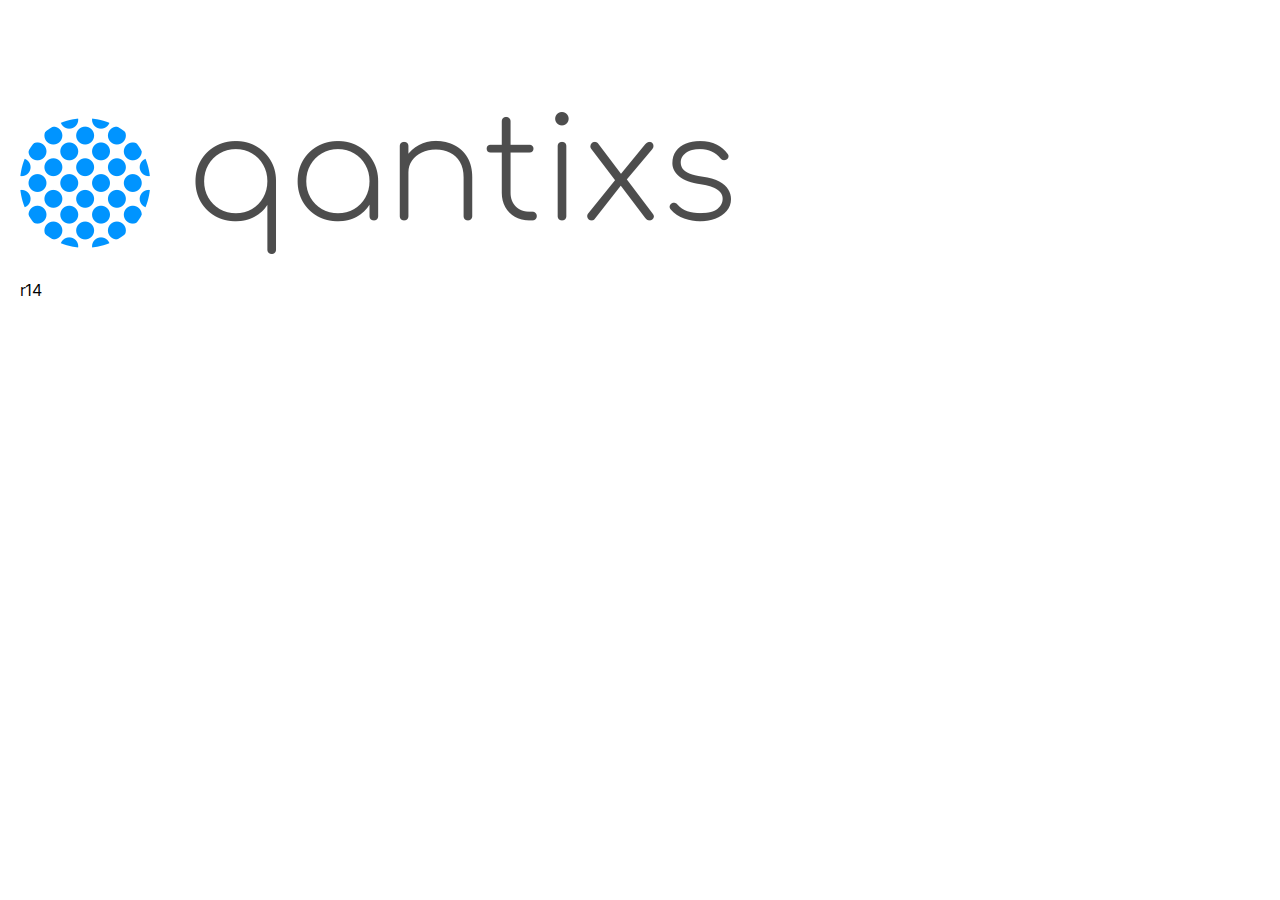
<file: index.html>
<!DOCTYPE html>
<html>
  <head>
    <title>qantixs</title>
    <meta name="viewport" content="width=device-width,initial-scale=1">
    <meta name="csrf-param" content="authenticity_token" />
<meta name="csrf-token" content="N2dDe35FuUzzQi2dzr0lCpxH_5shgpQKA-8wisASWzoF7MvPW_Bvkp9jMOyfryoTVBjczxuEE-oNr5j8c8TYuw" />
    
    <link rel="stylesheet" href="/assets/tailwind-e939028186df1b79a1f87b3c15ca0aef923068d25fb4cf118704bd3843b25900.css" data-turbo-track="reload" />
<link rel="stylesheet" href="/assets/inter-font-8c3e82affb176f4bca9616b838d906343d1251adc8408efe02cf2b1e4fcf2bc4.css" data-turbo-track="reload" />
    <link rel="stylesheet" href="/assets/application-fe440406e54bdd95ec9046fd7f7b3f6803f9748857226012c8213a74c8350ae1.css" data-turbo-track="reload" />
    <script type="importmap" data-turbo-track="reload">{
  "imports": {
    "application": "/assets/application-37f365cbecf1fa2810a8303f4b6571676fa1f9c56c248528bc14ddb857531b95.js",
    "@hotwired/turbo-rails": "/assets/turbo.min-918a6cf2f2be8ed9555c9a11eee69c7dc2f01770802815576efc931876b327fb.js",
    "@hotwired/stimulus": "/assets/stimulus.min-dd364f16ec9504dfb72672295637a1c8838773b01c0b441bd41008124c407894.js",
    "@hotwired/stimulus-loading": "/assets/stimulus-loading-3576ce92b149ad5d6959438c6f291e2426c86df3b874c525b30faad51b0d96b3.js",
    "controllers/application": "/assets/controllers/application-368d98631bccbf2349e0d4f8269afb3fe9625118341966de054759d96ea86c7e.js",
    "controllers/hello_controller": "/assets/controllers/hello_controller-549135e8e7c683a538c3d6d517339ba470fcfb79d62f738a0a089ba41851a554.js",
    "controllers": "/assets/controllers/index-2db729dddcc5b979110e98de4b6720f83f91a123172e87281d5a58410fc43806.js"
  }
}</script>
<link rel="modulepreload" href="/assets/application-37f365cbecf1fa2810a8303f4b6571676fa1f9c56c248528bc14ddb857531b95.js">
<link rel="modulepreload" href="/assets/turbo.min-918a6cf2f2be8ed9555c9a11eee69c7dc2f01770802815576efc931876b327fb.js">
<link rel="modulepreload" href="/assets/stimulus.min-dd364f16ec9504dfb72672295637a1c8838773b01c0b441bd41008124c407894.js">
<link rel="modulepreload" href="/assets/stimulus-loading-3576ce92b149ad5d6959438c6f291e2426c86df3b874c525b30faad51b0d96b3.js">
<link rel="modulepreload" href="/assets/controllers/application-368d98631bccbf2349e0d4f8269afb3fe9625118341966de054759d96ea86c7e.js">
<link rel="modulepreload" href="/assets/controllers/hello_controller-549135e8e7c683a538c3d6d517339ba470fcfb79d62f738a0a089ba41851a554.js">
<link rel="modulepreload" href="/assets/controllers/index-2db729dddcc5b979110e98de4b6720f83f91a123172e87281d5a58410fc43806.js">
<script type="module">import "application"</script>
    <link rel="preconnect" href="https://fonts.googleapis.com">
    <link rel="preconnect" href="https://fonts.gstatic.com" crossorigin>
    <link href="https://fonts.googleapis.com/css2?family=Comfortaa:wght@300..700&display=swap" rel="stylesheet">
    <style>
      .qantixs-logo {
        font-family: "Comfortaa", sans-serif;
        font-optical-sizing: auto;
        font-weight: 300;
        font-style: normal;
      }
    </style>
  </head>

  <body>
    <main class="container mx-auto mt-28 px-5 ">
      <div class="flex flex-row">
  <img src="/assets/qantixs_logo_q6_name_lg-b9292ed32cfa029ecb57c09fa598525c8ac8a937e8d736b53b760c00b6a1f8d5.png" />
</div>

      <br>
      <p>r14</p>
    </main>
  </body>
</html>
</file>
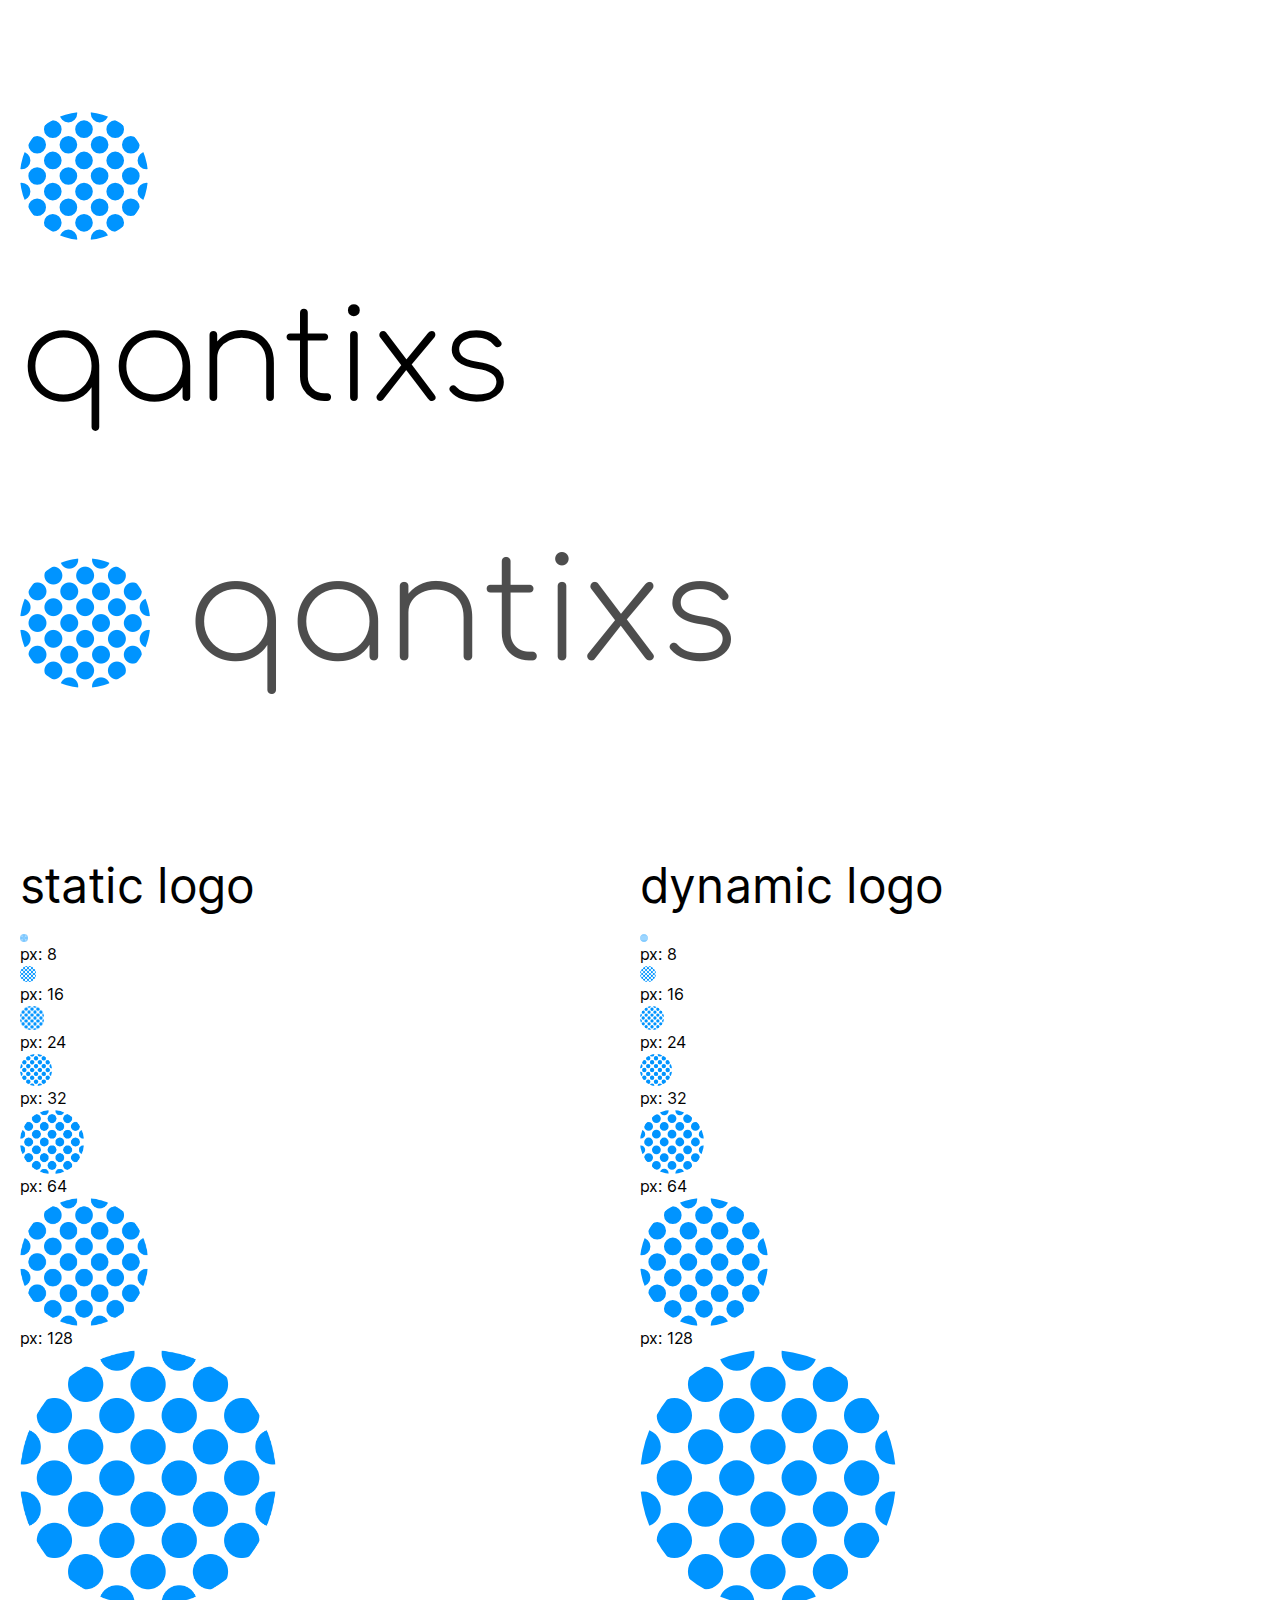
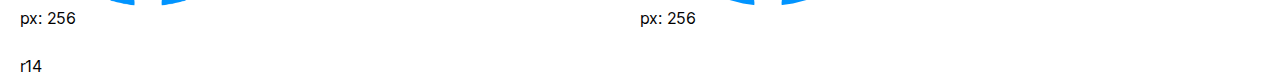
<file: logos.html>
<!DOCTYPE html>
<html>
  <head>
    <title>qantixs</title>
    <meta name="viewport" content="width=device-width,initial-scale=1">
    <meta name="csrf-param" content="authenticity_token" />
<meta name="csrf-token" content="5gPutQ7Hdqxjpm_p_77BCUc4vJyFcX02maJI4bElRSzUiGYBK3Kgcg-HcpiurM4Qj2efyL93-taX4uCXAvPGrQ" />
    
    <link rel="stylesheet" href="/assets/tailwind-e939028186df1b79a1f87b3c15ca0aef923068d25fb4cf118704bd3843b25900.css" data-turbo-track="reload" />
<link rel="stylesheet" href="/assets/inter-font-8c3e82affb176f4bca9616b838d906343d1251adc8408efe02cf2b1e4fcf2bc4.css" data-turbo-track="reload" />
    <link rel="stylesheet" href="/assets/application-fe440406e54bdd95ec9046fd7f7b3f6803f9748857226012c8213a74c8350ae1.css" data-turbo-track="reload" />
    <script type="importmap" data-turbo-track="reload">{
  "imports": {
    "application": "/assets/application-37f365cbecf1fa2810a8303f4b6571676fa1f9c56c248528bc14ddb857531b95.js",
    "@hotwired/turbo-rails": "/assets/turbo.min-918a6cf2f2be8ed9555c9a11eee69c7dc2f01770802815576efc931876b327fb.js",
    "@hotwired/stimulus": "/assets/stimulus.min-dd364f16ec9504dfb72672295637a1c8838773b01c0b441bd41008124c407894.js",
    "@hotwired/stimulus-loading": "/assets/stimulus-loading-3576ce92b149ad5d6959438c6f291e2426c86df3b874c525b30faad51b0d96b3.js",
    "controllers/application": "/assets/controllers/application-368d98631bccbf2349e0d4f8269afb3fe9625118341966de054759d96ea86c7e.js",
    "controllers/hello_controller": "/assets/controllers/hello_controller-549135e8e7c683a538c3d6d517339ba470fcfb79d62f738a0a089ba41851a554.js",
    "controllers": "/assets/controllers/index-2db729dddcc5b979110e98de4b6720f83f91a123172e87281d5a58410fc43806.js"
  }
}</script>
<link rel="modulepreload" href="/assets/application-37f365cbecf1fa2810a8303f4b6571676fa1f9c56c248528bc14ddb857531b95.js">
<link rel="modulepreload" href="/assets/turbo.min-918a6cf2f2be8ed9555c9a11eee69c7dc2f01770802815576efc931876b327fb.js">
<link rel="modulepreload" href="/assets/stimulus.min-dd364f16ec9504dfb72672295637a1c8838773b01c0b441bd41008124c407894.js">
<link rel="modulepreload" href="/assets/stimulus-loading-3576ce92b149ad5d6959438c6f291e2426c86df3b874c525b30faad51b0d96b3.js">
<link rel="modulepreload" href="/assets/controllers/application-368d98631bccbf2349e0d4f8269afb3fe9625118341966de054759d96ea86c7e.js">
<link rel="modulepreload" href="/assets/controllers/hello_controller-549135e8e7c683a538c3d6d517339ba470fcfb79d62f738a0a089ba41851a554.js">
<link rel="modulepreload" href="/assets/controllers/index-2db729dddcc5b979110e98de4b6720f83f91a123172e87281d5a58410fc43806.js">
<script type="module">import "application"</script>
    <link rel="preconnect" href="https://fonts.googleapis.com">
    <link rel="preconnect" href="https://fonts.gstatic.com" crossorigin>
    <link href="https://fonts.googleapis.com/css2?family=Comfortaa:wght@300..700&display=swap" rel="stylesheet">
    <style>
      .qantixs-logo {
        font-family: "Comfortaa", sans-serif;
        font-optical-sizing: auto;
        font-weight: 300;
        font-style: normal;
      }
    </style>
  </head>

  <body>
    <main class="container mx-auto mt-28 px-5 ">
      <script>
window.onload = function(){
  registerQantixsLogo("qantixs_logo_8");
  registerQantixsLogo("qantixs_logo_16");
  registerQantixsLogo("qantixs_logo_24");
  registerQantixsLogo("qantixs_logo_32");
  registerQantixsLogo("qantixs_logo_64");
  registerQantixsLogo("qantixs_logo_128");
  registerQantixsLogo("qantixs_logo_128_n1");
  registerQantixsLogo("qantixs_logo_256");
}

function registerQantixsLogo(id) {
  console.log("registerQantixsLogo:", id);
  var canvas = document.getElementById(id);
  var ctx = canvas.getContext("2d");

  canvas.addEventListener("mousemove", (e) => {
    //console.log("mousemove: ", id, e.offsetX, e.offsetY);
    drawQantixsLogo(ctx, canvas.height, canvas.width, e.offsetX, e.offsetY);
  });

  drawQantixsLogo(ctx, canvas.height, canvas.width, -1, -1);
  resetQantixsLogoTimer(id, ctx, canvas.height, canvas.width);
}

function resetQantixsLogoTimer(id, ctx, h, w){
  var timer = setInterval(function() {
     //console.log("timer:", id);
    drawQantixsLogo(ctx, h, w);
  }, 2000);
}

function drawQantixsLogo(ctx, cH, cW, mX, mY) {
  const logoSize = Math.min(cH, cW);
  const logoSizeHalf = logoSize / 2.0;
  const radius = 2 * logoSize / 29.0;
  const diameter = 2.0 * radius;
  const spacing = radius / 2.0;
  const startAngle = 0;
  const endAngle = 2 * Math.PI;
  const ballCnt = 6;
  const maskSize = Math.sqrt(2) * logoSize;
  const sin_pi_4 = Math.sin(Math.PI / 4.0);
  const cos_pi_4 = Math.cos(Math.PI / 4.0);
  //console.log("logoSize:", logoSize, "radius:", radius, "spacing:", spacing, "mX:", mX, "mY:", mY);

  ctx.beginPath();
  ctx.lineWidth = 1;
  ctx.fillStyle = "#ffffff";
  ctx.rect(0, 0, logoSize, logoSize);
  ctx.fill();

  for (let col = 0; col < ballCnt; col++) {
    for (let row = 0; row < ballCnt; row++) {
      var circle = new Path2D();
      var x = radius + spacing * col + diameter * col;
      var y = radius + spacing * row + diameter * row;

      // vec_r´ = Translate_Inverse o Rotation o Translate(vec_r)
      // Translate
      x = x - logoSizeHalf;
      y = y - logoSizeHalf;

      // Rotate
      var xx = x * cos_pi_4 + y * sin_pi_4;
      var yy = x * (-1) * sin_pi_4 + y * cos_pi_4;

      // Translate_Inverse
      xx = xx + logoSizeHalf;
      yy = yy + logoSizeHalf;

      circle.moveTo(xx, yy);
      circle.arc(xx, yy, radius, startAngle, endAngle, true);

      if (ctx.isPointInPath(circle, mX, mY)) {
        ctx.fillStyle = "#ff9400";
      }
      else {
        ctx.fillStyle = "#0094ff";
      }

      ctx.fill(circle);
    }
  }

  ctx.beginPath();
  ctx.fillStyle = "#ffffff";
  ctx.moveTo(0, 0);
  ctx.lineTo(maskSize * logoSize, 0);
  ctx.lineTo(maskSize * logoSize, maskSize * logoSize);
  ctx.lineTo(0, maskSize * logoSize);

  ctx.moveTo(logoSizeHalf, logoSizeHalf);
  ctx.arc(logoSizeHalf, logoSizeHalf, logoSizeHalf, startAngle, endAngle, true);
  ctx.fill();
}
</script>
<div>
  <canvas width="128px" height="128px" id="qantixs_logo_128" style="height: 128px; width: 128px;"></canvas>
  <div class="qantixs-logo" style="font-size: 128px; margin-top: 24px; margin-bottom: 24px;">
  qantixs</div>
  </div>
<br>
<br>
<br>

<div class="flex flex-row">
  <img src="/assets/qantixs_logo_q6_name_lg-b9292ed32cfa029ecb57c09fa598525c8ac8a937e8d736b53b760c00b6a1f8d5.png" />
</div>
<br>
<br>
<br>
<br>
<br>
<br>
<br>
<div class="flex flex-row">
  <div class="basis-3/6">
    <h1 class="text-5xl">static logo</h1>
    <br>
    <img src="/assets/qantixs_logo_q6_lg-47de647414e6d6a9a08db7fb66056da5b5bc622b9ed9c60e766b04ccdaada2f0.png" width="8" height="8" /> px: 8
    <br>
    <img src="/assets/qantixs_logo_q6_lg-47de647414e6d6a9a08db7fb66056da5b5bc622b9ed9c60e766b04ccdaada2f0.png" width="16" height="16" /> px: 16
    <br>
    <img src="/assets/qantixs_logo_q6_lg-47de647414e6d6a9a08db7fb66056da5b5bc622b9ed9c60e766b04ccdaada2f0.png" width="24" height="24" /> px: 24
    <br>
    <img src="/assets/qantixs_logo_q6_lg-47de647414e6d6a9a08db7fb66056da5b5bc622b9ed9c60e766b04ccdaada2f0.png" width="32" height="32" /> px: 32
    <br>
    <img src="/assets/qantixs_logo_q6_lg-47de647414e6d6a9a08db7fb66056da5b5bc622b9ed9c60e766b04ccdaada2f0.png" width="64" height="64" /> px: 64
    <br>
    <img src="/assets/qantixs_logo_q6_lg-47de647414e6d6a9a08db7fb66056da5b5bc622b9ed9c60e766b04ccdaada2f0.png" width="128" height="128" /> px: 128
    <br>
    <img src="/assets/qantixs_logo_q6_lg-47de647414e6d6a9a08db7fb66056da5b5bc622b9ed9c60e766b04ccdaada2f0.png" width="256" height="256" /> px: 256
  </div>
  <div class="basis-3/6">
    <h1 class="text-5xl">dynamic logo</h1>
  <br>
  <canvas width="8px" height="8px" id="qantixs_logo_8" style="height: 8px; width: 8px;"></canvas>
  px: 8
  <br>
  <canvas width="16px" height="16px" id="qantixs_logo_16" style="height: 16px; width: 16px;"></canvas>
  px: 16
  <br>
  <canvas width="24px" height="24px" id="qantixs_logo_24" style="height: 24px; width: 24px;"></canvas>
  px: 24
  <br>
  <canvas width="32px" height="32px" id="qantixs_logo_32" style="height: 32px; width: 32px;"></canvas>
  px: 32
  <br>
  <canvas width="64px" height="64px" id="qantixs_logo_64" style="height: 64px; width: 64px;"></canvas>
  px: 64
  <br>
  <canvas width="128px" height="128px" id="qantixs_logo_128_n1" style="height: 128px; width: 128px;"></canvas>
  px: 128
  <br>
  <canvas width="256px" height="256px" id="qantixs_logo_256" style="height: 256px; width: 256px;"></canvas>
  px: 256
  </div>
</div>

      <br>
      <p>r14</p>
    </main>
  </body>
</html>
</file>
<file: assets/inter-font-8c3e82affb176f4bca9616b838d906343d1251adc8408efe02cf2b1e4fcf2bc4.css>
/*

 */

@font-face {
  font-family: 'Inter var';
  font-style: italic;
  font-weight: 100 900;
  font-display: swap;
  src: url(/assets/Inter-italic.extra.var-cc59cf4b324781109d703309fc7d8814b6ba74dd2822a3c029715da8cb98ea57.woff2) format('woff2');
  unicode-range: U+E000,U+E002-E081,U+E093-E097,U+E0A5-E0E7,U+E0F3-E11D,U+E11E-E165,U+EE01,U+F6C3;
  font-named-instance: 'Italic';
}
/* alternates */
@font-face {
  font-family: 'Inter var';
  font-style: italic;
  font-weight: 100 900;
  font-display: swap;
  src: url(/assets/Inter-italic.alternates.var-cc59cf4b324781109d703309fc7d8814b6ba74dd2822a3c029715da8cb98ea57.woff2) format('woff2');
  unicode-range: U+E000,U+E002-E081,U+E093-E097,U+E0A5-E0E7,U+E0F3-E11D,U+E11E-E165,U+EE01,U+F6C3;
  font-named-instance: 'Italic';
}
/* symbols */
@font-face {
  font-family: 'Inter var';
  font-style: italic;
  font-weight: 100 900;
  font-display: swap;
  src: url(/assets/Inter-italic.symbols.var-59f27012284f5e97bbff303eb599ca98f29629a1c0fe7352bcc15b27d1dcd937.woff2) format('woff2');
  unicode-range: U+20DD-20DF,U+2190-219A,U+21A9-21AB,U+21B0-21B2,U+21B3-21B6,U+21BA-21BC,U+21D0,U+21D2,U+21D4,U+21DE-21E0,U+21E4-21E6,U+21E7,U+21EA,U+2303,U+2305,U+2318,U+2325-2328,U+232B,U+2380,U+2387,U+238B,U+23CE-23D0,U+2460-2469,U+24B6-24D0,U+24EA,U+25A0-25A3,U+25B2-25B4,U+25B6-25B8,U+25BA-25BE,U+25C0-25C2,U+25C4-25C8,U+25CB,U+25CF,U+25EF,U+2600,U+2605-2607,U+263C,U+2661,U+2665,U+26A0,U+2713,U+2717,U+2756,U+2764,U+2780-2789,U+27F5-27FB,U+2B06,U+2B12-2B14,U+2B1C,U+E000,U+E12B-E164,U+1F130-1F14A,U+1F850,U+1F852;
  font-named-instance: 'Italic';
}

/* extra */
@font-face {
  font-family: 'Inter var';
  font-style: italic;
  font-weight: 100 900;
  font-display: swap;
  src: url(/assets/Inter-italic.extra.var-cc59cf4b324781109d703309fc7d8814b6ba74dd2822a3c029715da8cb98ea57.woff2) format('woff2');
  unicode-range: U+E000,U+E002-E081,U+E093-E097,U+E0A5-E0E7,U+E0F3-E11D,U+E11E-E165,U+EE01,U+F6C3;
  font-named-instance: 'Italic';
}
/* alternates */
@font-face {
  font-family: 'Inter var';
  font-style: italic;
  font-weight: 100 900;
  font-display: swap;
  src: url(/assets/Inter-italic.alternates.var-cc59cf4b324781109d703309fc7d8814b6ba74dd2822a3c029715da8cb98ea57.woff2) format('woff2');
  unicode-range: U+E000,U+E002-E081,U+E093-E097,U+E0A5-E0E7,U+E0F3-E11D,U+E11E-E165,U+EE01,U+F6C3;
  font-named-instance: 'Italic';
}
/* symbols */
@font-face {
  font-family: 'Inter var';
  font-style: italic;
  font-weight: 100 900;
  font-display: swap;
  src: url(/assets/Inter-italic.symbols.var-59f27012284f5e97bbff303eb599ca98f29629a1c0fe7352bcc15b27d1dcd937.woff2) format('woff2');
  unicode-range: U+20DD-20DF,U+2190-219A,U+21A9-21AB,U+21B0-21B2,U+21B3-21B6,U+21BA-21BC,U+21D0,U+21D2,U+21D4,U+21DE-21E0,U+21E4-21E6,U+21E7,U+21EA,U+2303,U+2305,U+2318,U+2325-2328,U+232B,U+2380,U+2387,U+238B,U+23CE-23D0,U+2460-2469,U+24B6-24D0,U+24EA,U+25A0-25A3,U+25B2-25B4,U+25B6-25B8,U+25BA-25BE,U+25C0-25C2,U+25C4-25C8,U+25CB,U+25CF,U+25EF,U+2600,U+2605-2607,U+263C,U+2661,U+2665,U+26A0,U+2713,U+2717,U+2756,U+2764,U+2780-2789,U+27F5-27FB,U+2B06,U+2B12-2B14,U+2B1C,U+E000,U+E12B-E164,U+1F130-1F14A,U+1F850,U+1F852;
  font-named-instance: 'Italic';
}
/* cyrillic */
@font-face {
  font-family: 'Inter var';
  font-style: italic;
  font-weight: 100 900;
  font-display: swap;
  src: url(/assets/Inter-italic.cyrillic.var-a31159d5ce68b317b19edc7ee7f1f3ffdd5316ee899945b502406abda313afa2.woff2) format('woff2');
  unicode-range: U+0400-049E,U+04A0-0500,U+052F,U+20B4,U+2116,U+2DFF,U+A69F;
  font-named-instance: 'Italic';
}
/* greek */
@font-face {
  font-family: 'Inter var';
  font-style: italic;
  font-weight: 100 900;
  font-display: swap;
  src: url(/assets/Inter-italic.greek.var-77ec12f9397b88a29c16c05f2db87d9c0d0c2b157f1980271fed020f00b35321.woff2) format('woff2');
  unicode-range: U+0370-0378,U+037A-0380,U+0384-038B,U+038C,U+038E-03A2,U+03A3-03E2,U+03F0-0400,U+1F00-1F16,U+1F18-1F1E,U+1F20-1F46,U+1F48-1F4E,U+1F50-1F58,U+1F59,U+1F5B,U+1F5D,U+1F5F-1F7E,U+1F80-1FB5,U+1FB6-1FC5,U+1FC6-1FD4,U+1FD6-1FDC,U+1FDD-1FF0,U+1FF2-1FF5,U+1FF6-1FFF;
  font-named-instance: 'Italic';
}
/* vietnamese */
@font-face {
  font-family: 'Inter var';
  font-style: italic;
  font-weight: 100 900;
  font-display: swap;
  src: url(/assets/Inter-italic.vietnamese.var-b5dc5b6490ba49e8193315ff62c8e90551102055440f084a6e982e5eab8e589a.woff2) format('woff2');
  unicode-range: U+0102-0104,U+0110-0112,U+0128-012A,U+0168-016A,U+01A0-01A2,U+01AF-01B1,U+1EA0-1EFA,U+20AB;
  font-named-instance: 'Italic';
}
/* latin-ext */
@font-face {
  font-family: 'Inter var';
  font-style: italic;
  font-weight: 100 900;
  font-display: swap;
  src: url(/assets/Inter-italic.latin-ext.var-802705fb8496b82eda3f410c7e70a35c9407ba98b97cc5d9754db82750466fad.woff2) format('woff2');
  unicode-range: U+0100-0149,U+014A-01C4,U+01C5-0250,U+0259,U+1E00-1F00,U+2020,U+20A0-20AC,U+20AD-20C0,U+2113,U+2C7C,U+2C7F,U+A7FF;
  font-named-instance: 'Italic';
}
/* latin */
@font-face {
  font-family: 'Inter var';
  font-style: italic;
  font-weight: 100 900;
  font-display: swap;
  src: url(/assets/Inter-italic.latin.var-cbfc0334f8cfad4727431982cd32c32f7daf6e73f0ab6f759ec3dc757c1c6bf7.woff2) format('woff2');
  unicode-range: U+0000-007F,U+00A0-0100,U+0131,U+0152-0154,U+02BB-02BD,U+02C6,U+02DA,U+02DC,U+2000-200C,U+2010-2028,U+202F-2060,U+2074,U+20AC,U+2122,U+2191,U+2193,U+2212,U+FEFF;
  font-named-instance: 'Italic';
}
/* extra */
@font-face {
  font-family: 'Inter var';
  font-style: normal;
  font-weight: 100 900;
  font-display: swap;
  src: url(/assets/Inter-roman.extra.var-29781a209d7978155bf343eb1653779269965fa4a43d504b1fb361ab20e8487b.woff2) format('woff2');
  unicode-range: U+E000,U+E002-E081,U+E093-E097,U+E0A5-E0E7,U+E0F3-E11D,U+E11E-E165,U+EE01,U+F6C3;
  font-named-instance: 'Regular';
}
/* alternates */
@font-face {
  font-family: 'Inter var';
  font-style: normal;
  font-weight: 100 900;
  font-display: swap;
  src: url(/assets/Inter-roman.alternates.var-29781a209d7978155bf343eb1653779269965fa4a43d504b1fb361ab20e8487b.woff2) format('woff2');
  unicode-range: U+E000,U+E002-E081,U+E093-E097,U+E0A5-E0E7,U+E0F3-E11D,U+E11E-E165,U+EE01,U+F6C3;
  font-named-instance: 'Regular';
}
/* symbols */
@font-face {
  font-family: 'Inter var';
  font-style: normal;
  font-weight: 100 900;
  font-display: swap;
  src: url(/assets/Inter-roman.symbols.var-847d2a436a03ba1fbd4b750915db031a12a713befe0dcd79e8f39bf6a6e1a647.woff2) format('woff2');
  unicode-range: U+20DD-20DF,U+2190-219A,U+21A9-21AB,U+21B0-21B2,U+21B3-21B6,U+21BA-21BC,U+21D0,U+21D2,U+21D4,U+21DE-21E0,U+21E4-21E6,U+21E7,U+21EA,U+2303,U+2305,U+2318,U+2325-2328,U+232B,U+2380,U+2387,U+238B,U+23CE-23D0,U+2460-2469,U+24B6-24D0,U+24EA,U+25A0-25A3,U+25B2-25B4,U+25B6-25B8,U+25BA-25BE,U+25C0-25C2,U+25C4-25C8,U+25CB,U+25CF,U+25EF,U+2600,U+2605-2607,U+263C,U+2661,U+2665,U+26A0,U+2713,U+2717,U+2756,U+2764,U+2780-2789,U+27F5-27FB,U+2B06,U+2B12-2B14,U+2B1C,U+E000,U+E12B-E164,U+1F130-1F14A,U+1F850,U+1F852;
  font-named-instance: 'Regular';
}
/* cyrillic */
@font-face {
  font-family: 'Inter var';
  font-style: normal;
  font-weight: 100 900;
  font-display: swap;
  src: url(/assets/Inter-roman.cyrillic.var-8aa524d3da3b8fd4a03ff2d0d41ea50520113fb2e8ae57c15079dabea44b3529.woff2) format('woff2');
  unicode-range: U+0400-049E,U+04A0-0500,U+052F,U+20B4,U+2116,U+2DFF,U+A69F;
  font-named-instance: 'Regular';
}
/* greek */
@font-face {
  font-family: 'Inter var';
  font-style: normal;
  font-weight: 100 900;
  font-display: swap;
  src: url(/assets/Inter-roman.greek.var-1134a39060691474b0f57b2de5e09977a31a8c06df90960b982314f58a5b4c63.woff2) format('woff2');
  unicode-range: U+0370-0378,U+037A-0380,U+0384-038B,U+038C,U+038E-03A2,U+03A3-03E2,U+03F0-0400,U+1F00-1F16,U+1F18-1F1E,U+1F20-1F46,U+1F48-1F4E,U+1F50-1F58,U+1F59,U+1F5B,U+1F5D,U+1F5F-1F7E,U+1F80-1FB5,U+1FB6-1FC5,U+1FC6-1FD4,U+1FD6-1FDC,U+1FDD-1FF0,U+1FF2-1FF5,U+1FF6-1FFF;
  font-named-instance: 'Regular';
}
/* vietnamese */
@font-face {
  font-family: 'Inter var';
  font-style: normal;
  font-weight: 100 900;
  font-display: swap;
  src: url(/assets/Inter-roman.vietnamese.var-a10e650090dc30250de0db440654c9bf29a843b233ee95a699b008bab0a6d498.woff2) format('woff2');
  unicode-range: U+0102-0104,U+0110-0112,U+0128-012A,U+0168-016A,U+01A0-01A2,U+01AF-01B1,U+1EA0-1EFA,U+20AB;
  font-named-instance: 'Regular';
}
/* latin-ext */
@font-face {
  font-family: 'Inter var';
  font-style: normal;
  font-weight: 100 900;
  font-display: swap;
  src: url(/assets/Inter-roman.latin-ext.var-46bc23ba7e33ea447579cd95b95f34665d7560377065b72f3a77df8bca4b0e5c.woff2) format('woff2');
  unicode-range: U+0100-0149,U+014A-01C4,U+01C5-0250,U+0259,U+1E00-1F00,U+2020,U+20A0-20AC,U+20AD-20C0,U+2113,U+2C7C,U+2C7F,U+A7FF;
  font-named-instance: 'Regular';
}
/* latin */
@font-face {
  font-family: 'Inter var';
  font-style: normal;
  font-weight: 100 900;
  font-display: swap;
  src: url(/assets/Inter-roman.latin.var-4b87a3d384ea557b10afa9570b753eda868b12b5e51eea0977ffa6e641998f6a.woff2) format('woff2');
  unicode-range: U+0000-007F,U+00A0-0100,U+0131,U+0152-0154,U+02BB-02BD,U+02C6,U+02DA,U+02DC,U+2000-200C,U+2010-2028,U+202F-2060,U+2074,U+20AC,U+2122,U+2191,U+2193,U+2212,U+FEFF;
  font-named-instance: 'Regular';
}
</file>
<file: assets/application-fe440406e54bdd95ec9046fd7f7b3f6803f9748857226012c8213a74c8350ae1.css>
@tailwind base;
@tailwind components;
@tailwind utilities;

/*

@layer components {
  .btn-primary {
    @apply py-2 px-4 bg-blue-200;
  }
}

*/
/*
 * This is a manifest file that'll be compiled into application.css, which will include all the files
 * listed below.
 *
 * Any CSS (and SCSS, if configured) file within this directory, lib/assets/stylesheets, or any plugin's
 * vendor/assets/stylesheets directory can be referenced here using a relative path.
 *
 * You're free to add application-wide styles to this file and they'll appear at the bottom of the
 * compiled file so the styles you add here take precedence over styles defined in any other CSS
 * files in this directory. Styles in this file should be added after the last require_* statement.
 * It is generally better to create a new file per style scope.
 *


 */
</file>
